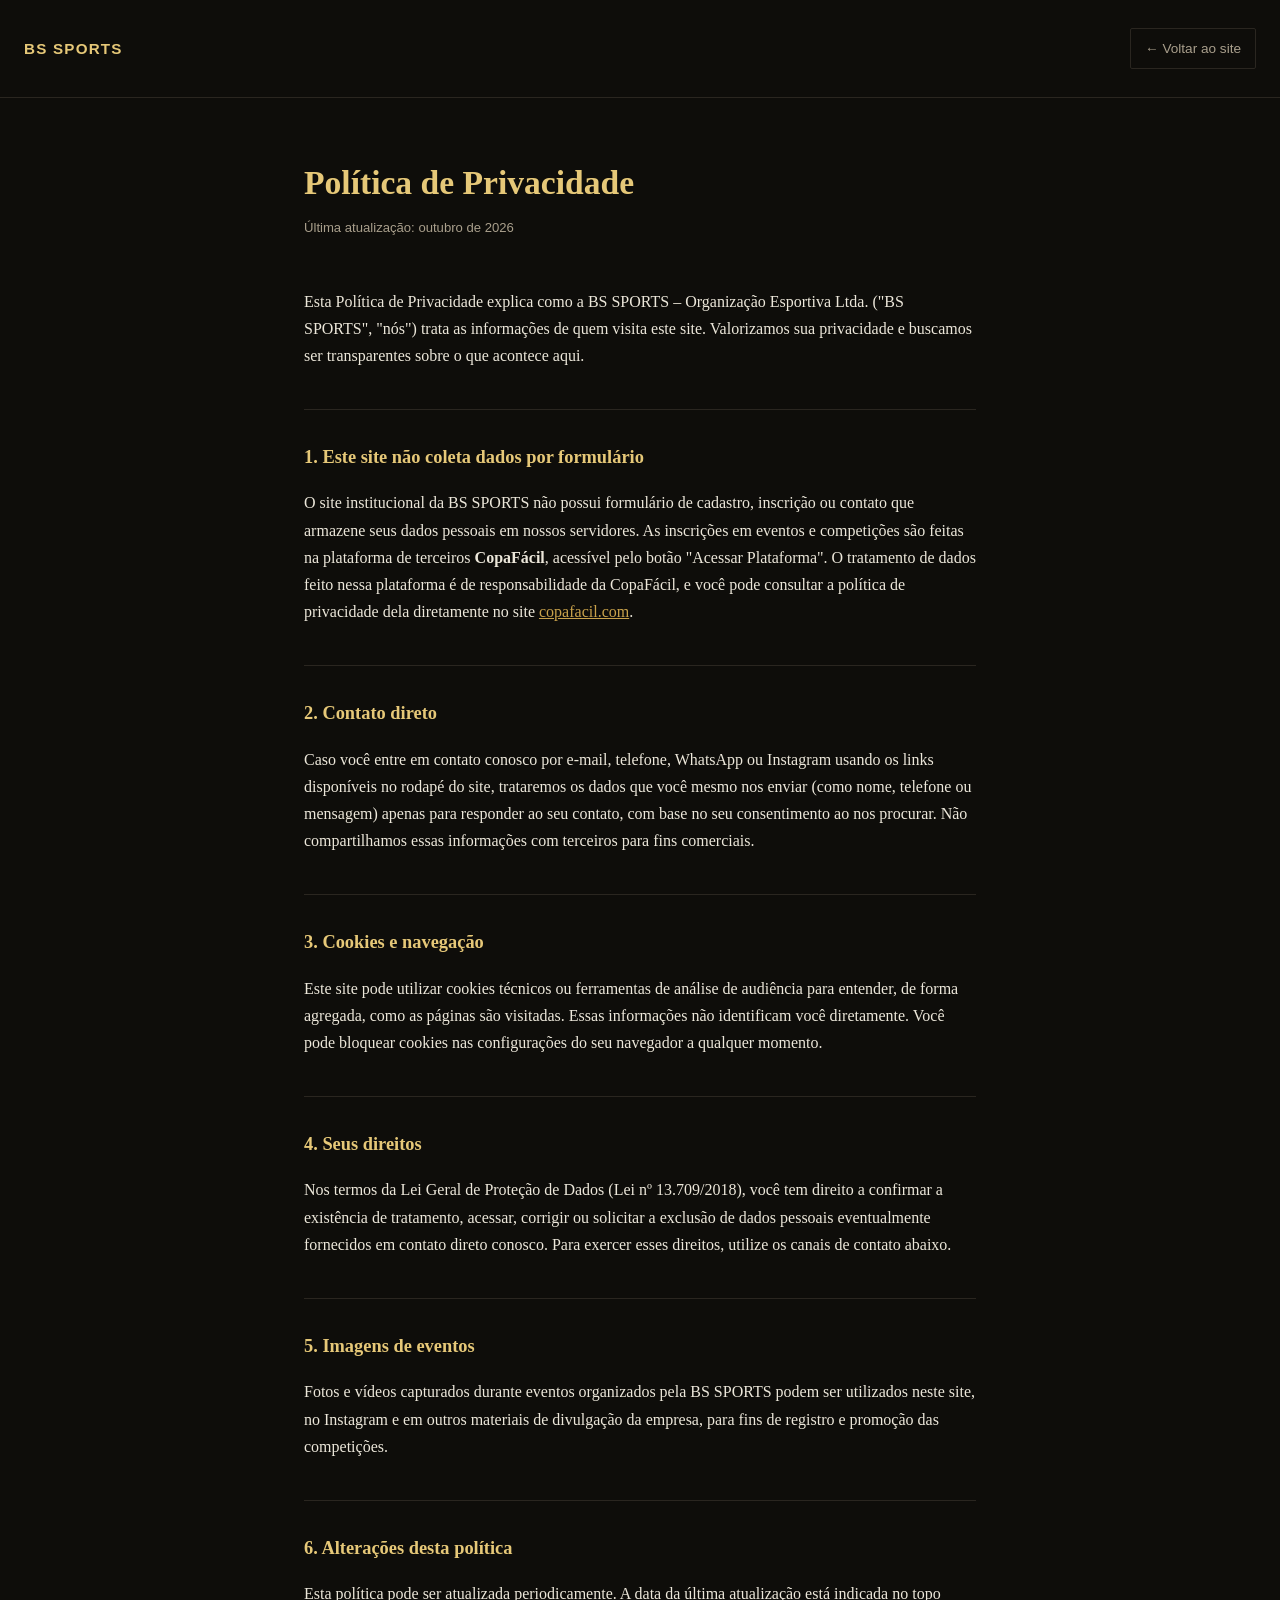
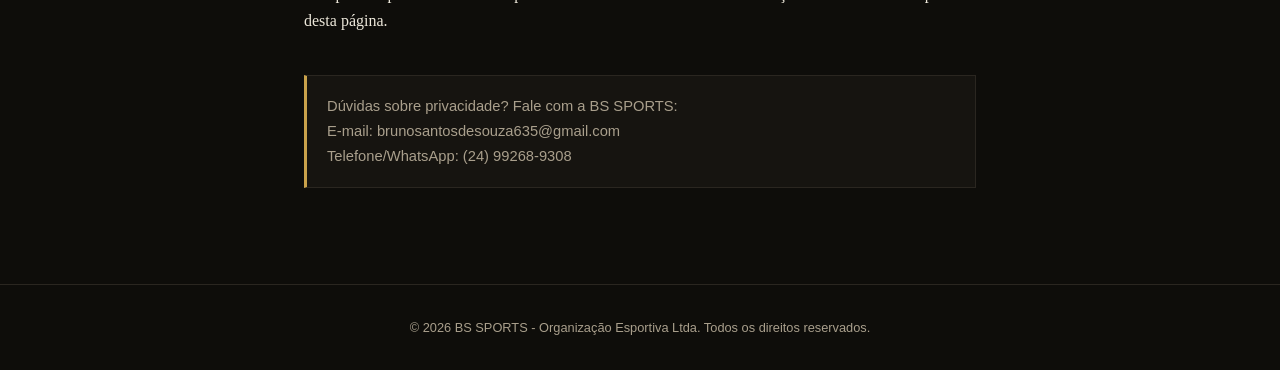
<file: privacidade.html>
<!DOCTYPE html>
<html lang="pt-BR">
<head>
<meta charset="UTF-8">
<meta name="viewport" content="width=device-width, initial-scale=1.0">
<title>Política de Privacidade - BS SPORTS</title>
<style>
  :root{
    --bg:#0e0d0a;
    --bg-panel:#161410;
    --gold:#c9a24b;
    --gold-light:#e6c878;
    --text:#ece7da;
    --text-dim:#a99f8c;
    --rule:#2a2620;
  }
  *{box-sizing:border-box;}
  body{
    margin:0;
    background:var(--bg);
    color:var(--text);
    font-family: Georgia, 'Times New Roman', serif;
    line-height:1.7;
  }
  header{
    padding:28px 24px;
    border-bottom:1px solid var(--rule);
    display:flex;
    align-items:center;
    justify-content:space-between;
    flex-wrap:wrap;
    gap:12px;
  }
  header a.brand{
    color:var(--gold-light);
    text-decoration:none;
    font-family: Arial, Helvetica, sans-serif;
    letter-spacing:0.08em;
    font-size:0.95rem;
    font-weight:700;
  }
  header a.back{
    color:var(--text-dim);
    text-decoration:none;
    font-family: Arial, Helvetica, sans-serif;
    font-size:0.85rem;
    border:1px solid var(--rule);
    padding:8px 14px;
    border-radius:2px;
  }
  header a.back:hover{ border-color:var(--gold); color:var(--gold-light); }

  main{
    max-width:720px;
    margin:0 auto;
    padding:56px 24px 96px;
  }
  h1{
    font-family: Georgia, serif;
    font-size:2.1rem;
    color:var(--gold-light);
    margin:0 0 6px;
  }
  .updated{
    font-family: Arial, Helvetica, sans-serif;
    font-size:0.82rem;
    color:var(--text-dim);
    margin:0 0 48px;
  }
  h2{
    font-size:1.15rem;
    color:var(--gold-light);
    border-top:1px solid var(--rule);
    padding-top:32px;
    margin-top:40px;
  }
  p, li{
    color:var(--text);
    font-size:1rem;
  }
  ul{ padding-left:20px; }
  a{ color:var(--gold); }
  .box{
    background:var(--bg-panel);
    border:1px solid var(--rule);
    border-left:3px solid var(--gold);
    padding:18px 20px;
    font-family: Arial, Helvetica, sans-serif;
    font-size:0.92rem;
    color:var(--text-dim);
    margin-top:40px;
  }
  footer{
    text-align:center;
    padding:32px 24px;
    font-family: Arial, Helvetica, sans-serif;
    font-size:0.8rem;
    color:var(--text-dim);
    border-top:1px solid var(--rule);
  }
</style>
</head>
<body>

<header>
  <a class="brand" href="index.html">BS SPORTS</a>
  <a class="back" href="index.html">← Voltar ao site</a>
</header>

<main>
  <h1>Política de Privacidade</h1>
  <p class="updated">Última atualização: outubro de 2026</p>

  <p>
    Esta Política de Privacidade explica como a BS SPORTS – Organização
    Esportiva Ltda. ("BS SPORTS", "nós") trata as informações de quem visita
    este site. Valorizamos sua privacidade e buscamos ser transparentes
    sobre o que acontece aqui.
  </p>

  <h2>1. Este site não coleta dados por formulário</h2>
  <p>
    O site institucional da BS SPORTS não possui formulário de cadastro,
    inscrição ou contato que armazene seus dados pessoais em nossos
    servidores. As inscrições em eventos e competições são feitas na
    plataforma de terceiros <strong>CopaFácil</strong>, acessível pelo botão
    "Acessar Plataforma". O tratamento de dados feito nessa plataforma é de
    responsabilidade da CopaFácil, e você pode consultar a política de
    privacidade dela diretamente no site <a href="https://copafacil.com/" target="_blank" rel="noopener">copafacil.com</a>.
  </p>

  <h2>2. Contato direto</h2>
  <p>
    Caso você entre em contato conosco por e-mail, telefone, WhatsApp ou
    Instagram usando os links disponíveis no rodapé do site, trataremos os
    dados que você mesmo nos enviar (como nome, telefone ou mensagem)
    apenas para responder ao seu contato, com base no seu consentimento ao
    nos procurar. Não compartilhamos essas informações com terceiros para
    fins comerciais.
  </p>

  <h2>3. Cookies e navegação</h2>
  <p>
    Este site pode utilizar cookies técnicos ou ferramentas de análise de
    audiência para entender, de forma agregada, como as páginas são
    visitadas. Essas informações não identificam você diretamente. Você
    pode bloquear cookies nas configurações do seu navegador a qualquer
    momento.
  </p>

  <h2>4. Seus direitos</h2>
  <p>
    Nos termos da Lei Geral de Proteção de Dados (Lei nº 13.709/2018), você
    tem direito a confirmar a existência de tratamento, acessar, corrigir
    ou solicitar a exclusão de dados pessoais eventualmente fornecidos em
    contato direto conosco. Para exercer esses direitos, utilize os canais
    de contato abaixo.
  </p>

  <h2>5. Imagens de eventos</h2>
  <p>
    Fotos e vídeos capturados durante eventos organizados pela BS SPORTS
    podem ser utilizados neste site, no Instagram e em outros materiais de
    divulgação da empresa, para fins de registro e promoção das
    competições.
  </p>

  <h2>6. Alterações desta política</h2>
  <p>
    Esta política pode ser atualizada periodicamente. A data da última
    atualização está indicada no topo desta página.
  </p>

  <div class="box">
    Dúvidas sobre privacidade? Fale com a BS SPORTS:<br>
    E-mail: brunosantosdesouza635@gmail.com<br>
    Telefone/WhatsApp: (24) 99268-9308
  </div>
</main>

<footer>
  © 2026 BS SPORTS - Organização Esportiva Ltda. Todos os direitos reservados.
</footer>

</body>
</html>
</file>
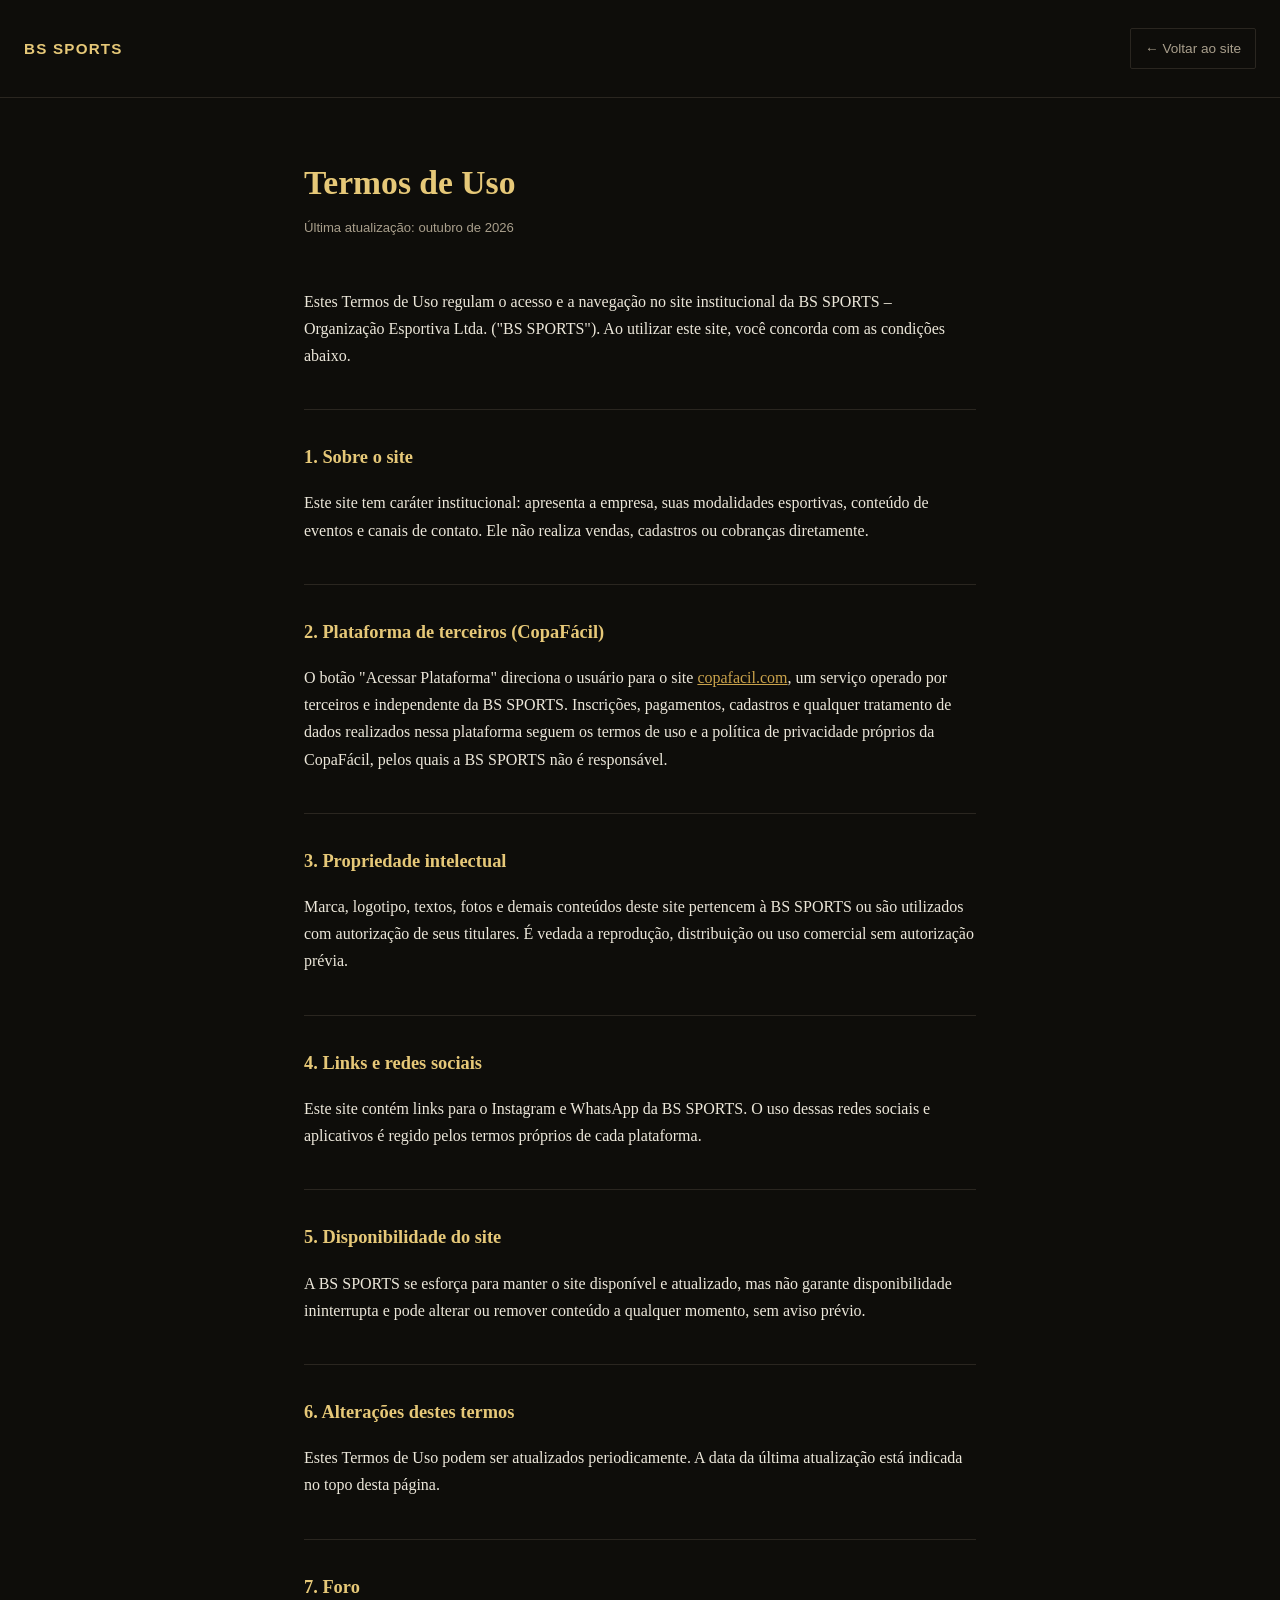
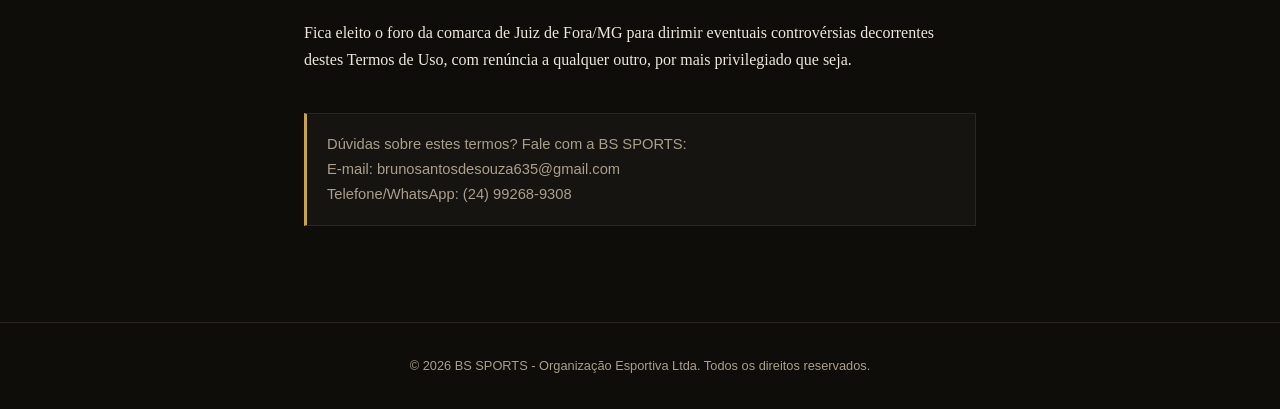
<file: termos.html>
<!DOCTYPE html>
<html lang="pt-BR">
<head>
<meta charset="UTF-8">
<meta name="viewport" content="width=device-width, initial-scale=1.0">
<title>Termos de Uso - BS SPORTS</title>
<style>
  :root{
    --bg:#0e0d0a;
    --bg-panel:#161410;
    --gold:#c9a24b;
    --gold-light:#e6c878;
    --text:#ece7da;
    --text-dim:#a99f8c;
    --rule:#2a2620;
  }
  *{box-sizing:border-box;}
  body{
    margin:0;
    background:var(--bg);
    color:var(--text);
    font-family: Georgia, 'Times New Roman', serif;
    line-height:1.7;
  }
  header{
    padding:28px 24px;
    border-bottom:1px solid var(--rule);
    display:flex;
    align-items:center;
    justify-content:space-between;
    flex-wrap:wrap;
    gap:12px;
  }
  header a.brand{
    color:var(--gold-light);
    text-decoration:none;
    font-family: Arial, Helvetica, sans-serif;
    letter-spacing:0.08em;
    font-size:0.95rem;
    font-weight:700;
  }
  header a.back{
    color:var(--text-dim);
    text-decoration:none;
    font-family: Arial, Helvetica, sans-serif;
    font-size:0.85rem;
    border:1px solid var(--rule);
    padding:8px 14px;
    border-radius:2px;
  }
  header a.back:hover{ border-color:var(--gold); color:var(--gold-light); }

  main{
    max-width:720px;
    margin:0 auto;
    padding:56px 24px 96px;
  }
  h1{
    font-family: Georgia, serif;
    font-size:2.1rem;
    color:var(--gold-light);
    margin:0 0 6px;
  }
  .updated{
    font-family: Arial, Helvetica, sans-serif;
    font-size:0.82rem;
    color:var(--text-dim);
    margin:0 0 48px;
  }
  h2{
    font-size:1.15rem;
    color:var(--gold-light);
    border-top:1px solid var(--rule);
    padding-top:32px;
    margin-top:40px;
  }
  p, li{
    color:var(--text);
    font-size:1rem;
  }
  ul{ padding-left:20px; }
  a{ color:var(--gold); }
  .box{
    background:var(--bg-panel);
    border:1px solid var(--rule);
    border-left:3px solid var(--gold);
    padding:18px 20px;
    font-family: Arial, Helvetica, sans-serif;
    font-size:0.92rem;
    color:var(--text-dim);
    margin-top:40px;
  }
  footer{
    text-align:center;
    padding:32px 24px;
    font-family: Arial, Helvetica, sans-serif;
    font-size:0.8rem;
    color:var(--text-dim);
    border-top:1px solid var(--rule);
  }
</style>
</head>
<body>

<header>
  <a class="brand" href="index.html">BS SPORTS</a>
  <a class="back" href="index.html">← Voltar ao site</a>
</header>

<main>
  <h1>Termos de Uso</h1>
  <p class="updated">Última atualização: outubro de 2026</p>

  <p>
    Estes Termos de Uso regulam o acesso e a navegação no site institucional
    da BS SPORTS – Organização Esportiva Ltda. ("BS SPORTS"). Ao utilizar
    este site, você concorda com as condições abaixo.
  </p>

  <h2>1. Sobre o site</h2>
  <p>
    Este site tem caráter institucional: apresenta a empresa, suas
    modalidades esportivas, conteúdo de eventos e canais de contato. Ele não
    realiza vendas, cadastros ou cobranças diretamente.
  </p>

  <h2>2. Plataforma de terceiros (CopaFácil)</h2>
  <p>
    O botão "Acessar Plataforma" direciona o usuário para o site
    <a href="https://copafacil.com/" target="_blank" rel="noopener">copafacil.com</a>,
    um serviço operado por terceiros e independente da BS SPORTS. Inscrições,
    pagamentos, cadastros e qualquer tratamento de dados realizados nessa
    plataforma seguem os termos de uso e a política de privacidade próprios
    da CopaFácil, pelos quais a BS SPORTS não é responsável.
  </p>

  <h2>3. Propriedade intelectual</h2>
  <p>
    Marca, logotipo, textos, fotos e demais conteúdos deste site pertencem
    à BS SPORTS ou são utilizados com autorização de seus titulares. É
    vedada a reprodução, distribuição ou uso comercial sem autorização
    prévia.
  </p>

  <h2>4. Links e redes sociais</h2>
  <p>
    Este site contém links para o Instagram e WhatsApp da BS SPORTS. O uso
    dessas redes sociais e aplicativos é regido pelos termos próprios de
    cada plataforma.
  </p>

  <h2>5. Disponibilidade do site</h2>
  <p>
    A BS SPORTS se esforça para manter o site disponível e atualizado, mas
    não garante disponibilidade ininterrupta e pode alterar ou remover
    conteúdo a qualquer momento, sem aviso prévio.
  </p>

  <h2>6. Alterações destes termos</h2>
  <p>
    Estes Termos de Uso podem ser atualizados periodicamente. A data da
    última atualização está indicada no topo desta página.
  </p>

  <h2>7. Foro</h2>
  <p>
    Fica eleito o foro da comarca de Juiz de Fora/MG para dirimir eventuais
    controvérsias decorrentes destes Termos de Uso, com renúncia a qualquer
    outro, por mais privilegiado que seja.
  </p>

  <div class="box">
    Dúvidas sobre estes termos? Fale com a BS SPORTS:<br>
    E-mail: brunosantosdesouza635@gmail.com<br>
    Telefone/WhatsApp: (24) 99268-9308
  </div>
</main>

<footer>
  © 2026 BS SPORTS - Organização Esportiva Ltda. Todos os direitos reservados.
</footer>

</body>
</html>
</file>
